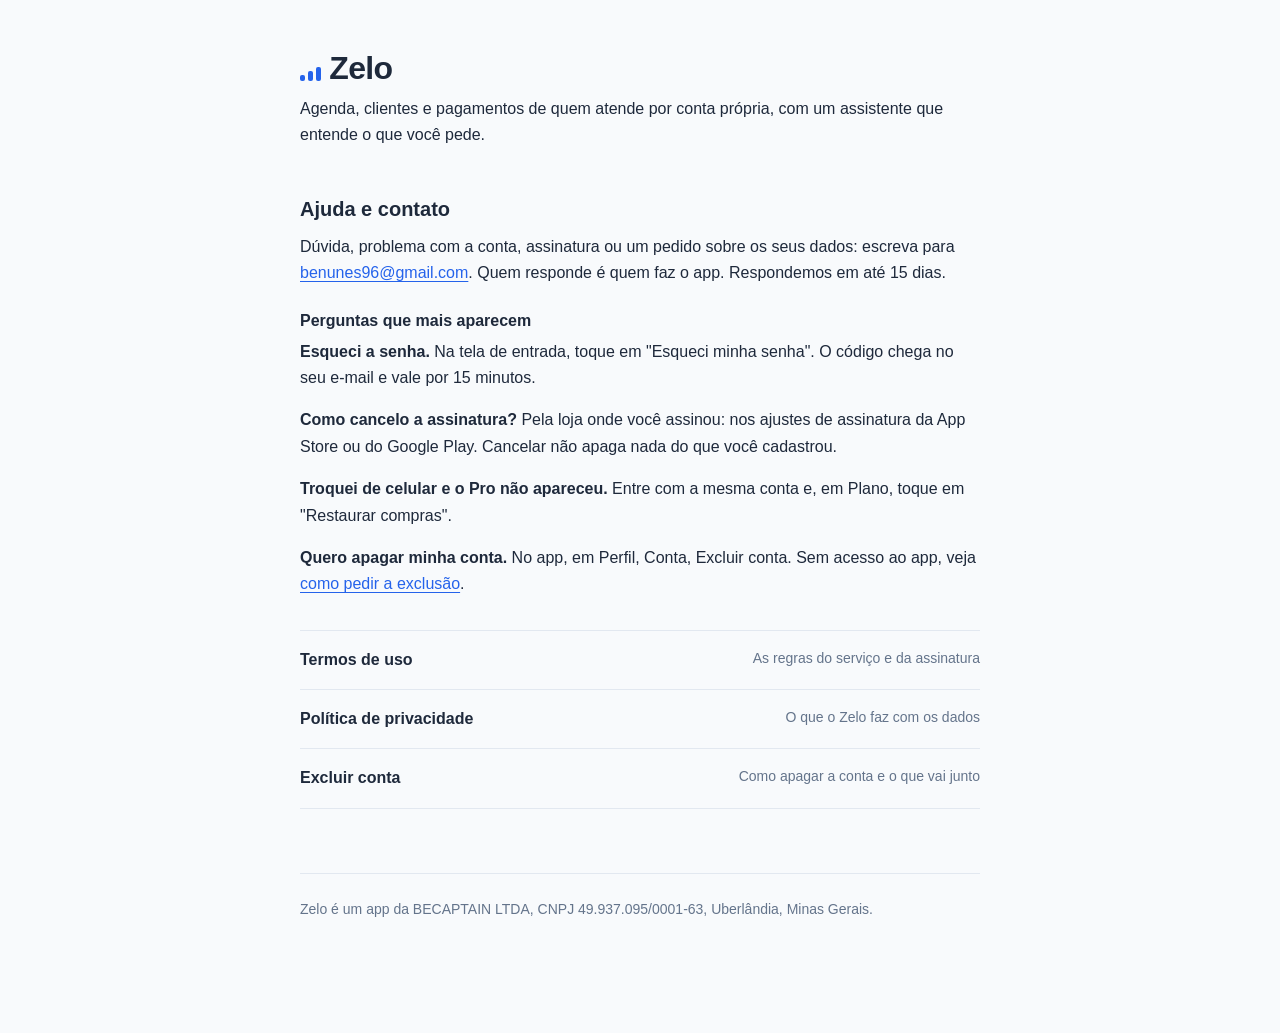
<file: index.html>
<!doctype html>
<html lang="pt-BR">
<head>
<meta charset="utf-8">
<meta name="viewport" content="width=device-width, initial-scale=1">
<title>Zelo: ajuda e contato</title>
<meta name="description" content="Agenda, clientes e pagamentos de quem atende por conta própria. Ajuda, contato, termos e privacidade do Zelo.">
<link rel="icon" href="data:image/svg+xml,%3Csvg xmlns='http://www.w3.org/2000/svg' viewBox='0 0 32 32'%3E%3Crect x='6' y='17' width='5' height='9' rx='2' fill='%232563EB'/%3E%3Crect x='13.5' y='12' width='5' height='14' rx='2' fill='%232563EB'/%3E%3Crect x='21' y='7' width='5' height='19' rx='2' fill='%232563EB'/%3E%3C/svg%3E">
<link rel="stylesheet" href="style.css">
</head>
<body>
<main>

<h1><span class="marca" aria-hidden="true"><i></i><i></i><i></i></span> Zelo</h1>
<p>Agenda, clientes e pagamentos de quem atende por conta própria, com um assistente que entende o que você pede.</p>

<h2>Ajuda e contato</h2>
<p>Dúvida, problema com a conta, assinatura ou um pedido sobre os seus dados: escreva para <a href="mailto:benunes96@gmail.com?subject=Zelo">benunes96@gmail.com</a>. Quem responde é quem faz o app. Respondemos em até 15 dias.</p>

<h3>Perguntas que mais aparecem</h3>
<p><strong>Esqueci a senha.</strong> Na tela de entrada, toque em "Esqueci minha senha". O código chega no seu e-mail e vale por 15 minutos.</p>
<p><strong>Como cancelo a assinatura?</strong> Pela loja onde você assinou: nos ajustes de assinatura da App Store ou do Google Play. Cancelar não apaga nada do que você cadastrou.</p>
<p><strong>Troquei de celular e o Pro não apareceu.</strong> Entre com a mesma conta e, em Plano, toque em "Restaurar compras".</p>
<p><strong>Quero apagar minha conta.</strong> No app, em Perfil, Conta, Excluir conta. Sem acesso ao app, veja <a href="excluir-conta/">como pedir a exclusão</a>.</p>

<ul class="links">
<li><a href="termos/"><strong>Termos de uso</strong><span>As regras do serviço e da assinatura</span></a></li>
<li><a href="privacidade/"><strong>Política de privacidade</strong><span>O que o Zelo faz com os dados</span></a></li>
<li><a href="excluir-conta/"><strong>Excluir conta</strong><span>Como apagar a conta e o que vai junto</span></a></li>
</ul>

</main>
<footer>
<p>Zelo é um app da BECAPTAIN LTDA, CNPJ 49.937.095/0001-63, Uberlândia, Minas Gerais.</p>
</footer>
</body>
</html>
</file>
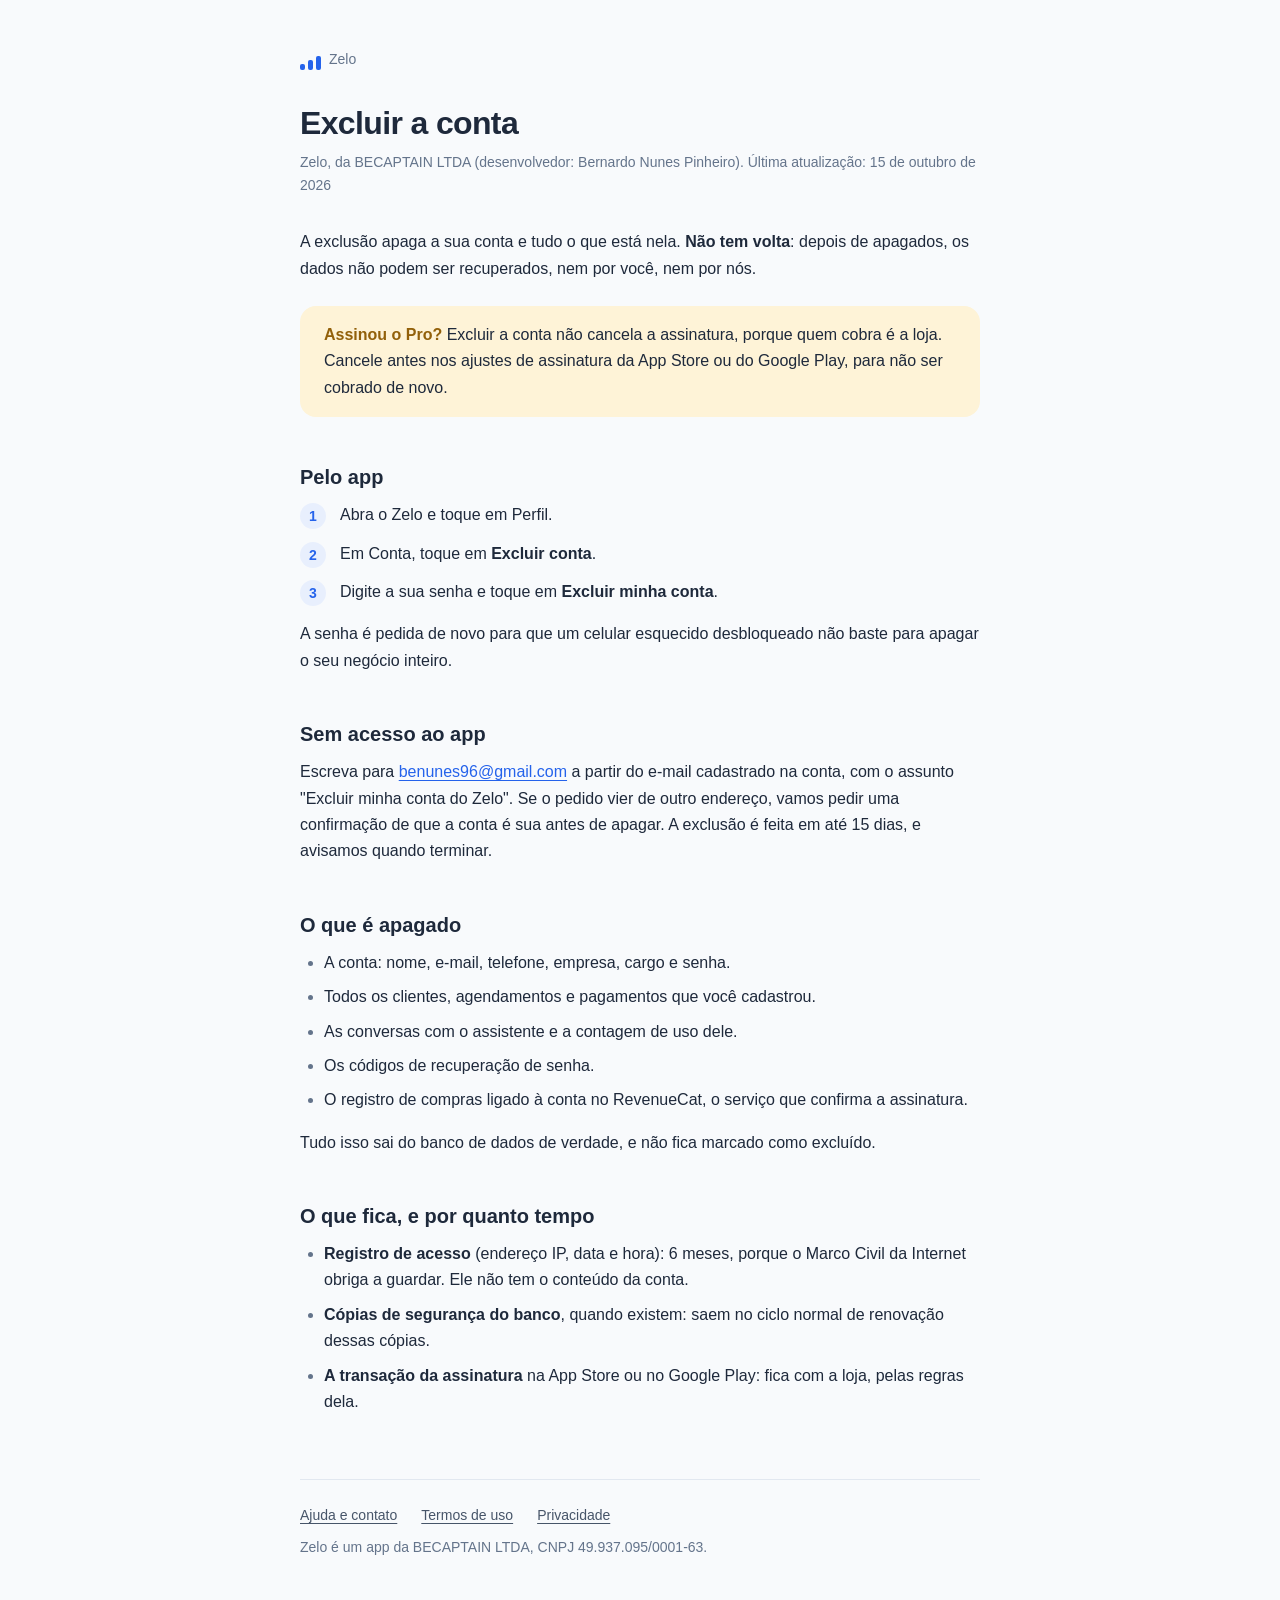
<file: excluir-conta/index.html>
<!doctype html>
<html lang="pt-BR">
<head>
<meta charset="utf-8">
<meta name="viewport" content="width=device-width, initial-scale=1">
<title>Excluir a conta do Zelo</title>
<meta name="description" content="Como apagar a sua conta do Zelo, pelo app ou por e-mail, e o que vai junto.">
<link rel="icon" href="data:image/svg+xml,%3Csvg xmlns='http://www.w3.org/2000/svg' viewBox='0 0 32 32'%3E%3Crect x='6' y='17' width='5' height='9' rx='2' fill='%232563EB'/%3E%3Crect x='13.5' y='12' width='5' height='14' rx='2' fill='%232563EB'/%3E%3Crect x='21' y='7' width='5' height='19' rx='2' fill='%232563EB'/%3E%3C/svg%3E">
<link rel="stylesheet" href="../style.css">
</head>
<body>
<main>

<a class="voltar" href="../"><span class="marca" aria-hidden="true"><i></i><i></i><i></i></span> Zelo</a>

<h1>Excluir a conta</h1>
<p class="data">Zelo, da BECAPTAIN LTDA (desenvolvedor: Bernardo Nunes Pinheiro). Última atualização: 15 de outubro de 2026</p>

<p>A exclusão apaga a sua conta e tudo o que está nela. <strong>Não tem volta</strong>: depois de apagados, os dados não podem ser recuperados, nem por você, nem por nós.</p>

<div class="atencao">
<p><strong>Assinou o Pro?</strong> Excluir a conta não cancela a assinatura, porque quem cobra é a loja. Cancele antes nos ajustes de assinatura da App Store ou do Google Play, para não ser cobrado de novo.</p>
</div>

<h2>Pelo app</h2>
<ol class="passos">
<li>Abra o Zelo e toque em Perfil.</li>
<li>Em Conta, toque em <strong>Excluir conta</strong>.</li>
<li>Digite a sua senha e toque em <strong>Excluir minha conta</strong>.</li>
</ol>
<p>A senha é pedida de novo para que um celular esquecido desbloqueado não baste para apagar o seu negócio inteiro.</p>

<h2>Sem acesso ao app</h2>
<p>Escreva para <a href="mailto:benunes96@gmail.com?subject=Excluir%20minha%20conta%20do%20Zelo">benunes96@gmail.com</a> a partir do e-mail cadastrado na conta, com o assunto "Excluir minha conta do Zelo". Se o pedido vier de outro endereço, vamos pedir uma confirmação de que a conta é sua antes de apagar. A exclusão é feita em até 15 dias, e avisamos quando terminar.</p>

<h2>O que é apagado</h2>
<ul>
<li>A conta: nome, e-mail, telefone, empresa, cargo e senha.</li>
<li>Todos os clientes, agendamentos e pagamentos que você cadastrou.</li>
<li>As conversas com o assistente e a contagem de uso dele.</li>
<li>Os códigos de recuperação de senha.</li>
<li>O registro de compras ligado à conta no RevenueCat, o serviço que confirma a assinatura.</li>
</ul>
<p>Tudo isso sai do banco de dados de verdade, e não fica marcado como excluído.</p>

<h2>O que fica, e por quanto tempo</h2>
<ul>
<li><strong>Registro de acesso</strong> (endereço IP, data e hora): 6 meses, porque o Marco Civil da Internet obriga a guardar. Ele não tem o conteúdo da conta.</li>
<li><strong>Cópias de segurança do banco</strong>, quando existem: saem no ciclo normal de renovação dessas cópias.</li>
<li><strong>A transação da assinatura</strong> na App Store ou no Google Play: fica com a loja, pelas regras dela.</li>
</ul>

</main>
<footer>
<nav><a href="../">Ajuda e contato</a><a href="../termos/">Termos de uso</a><a href="../privacidade/">Privacidade</a></nav>
<p>Zelo é um app da BECAPTAIN LTDA, CNPJ 49.937.095/0001-63.</p>
</footer>
</body>
</html>
</file>
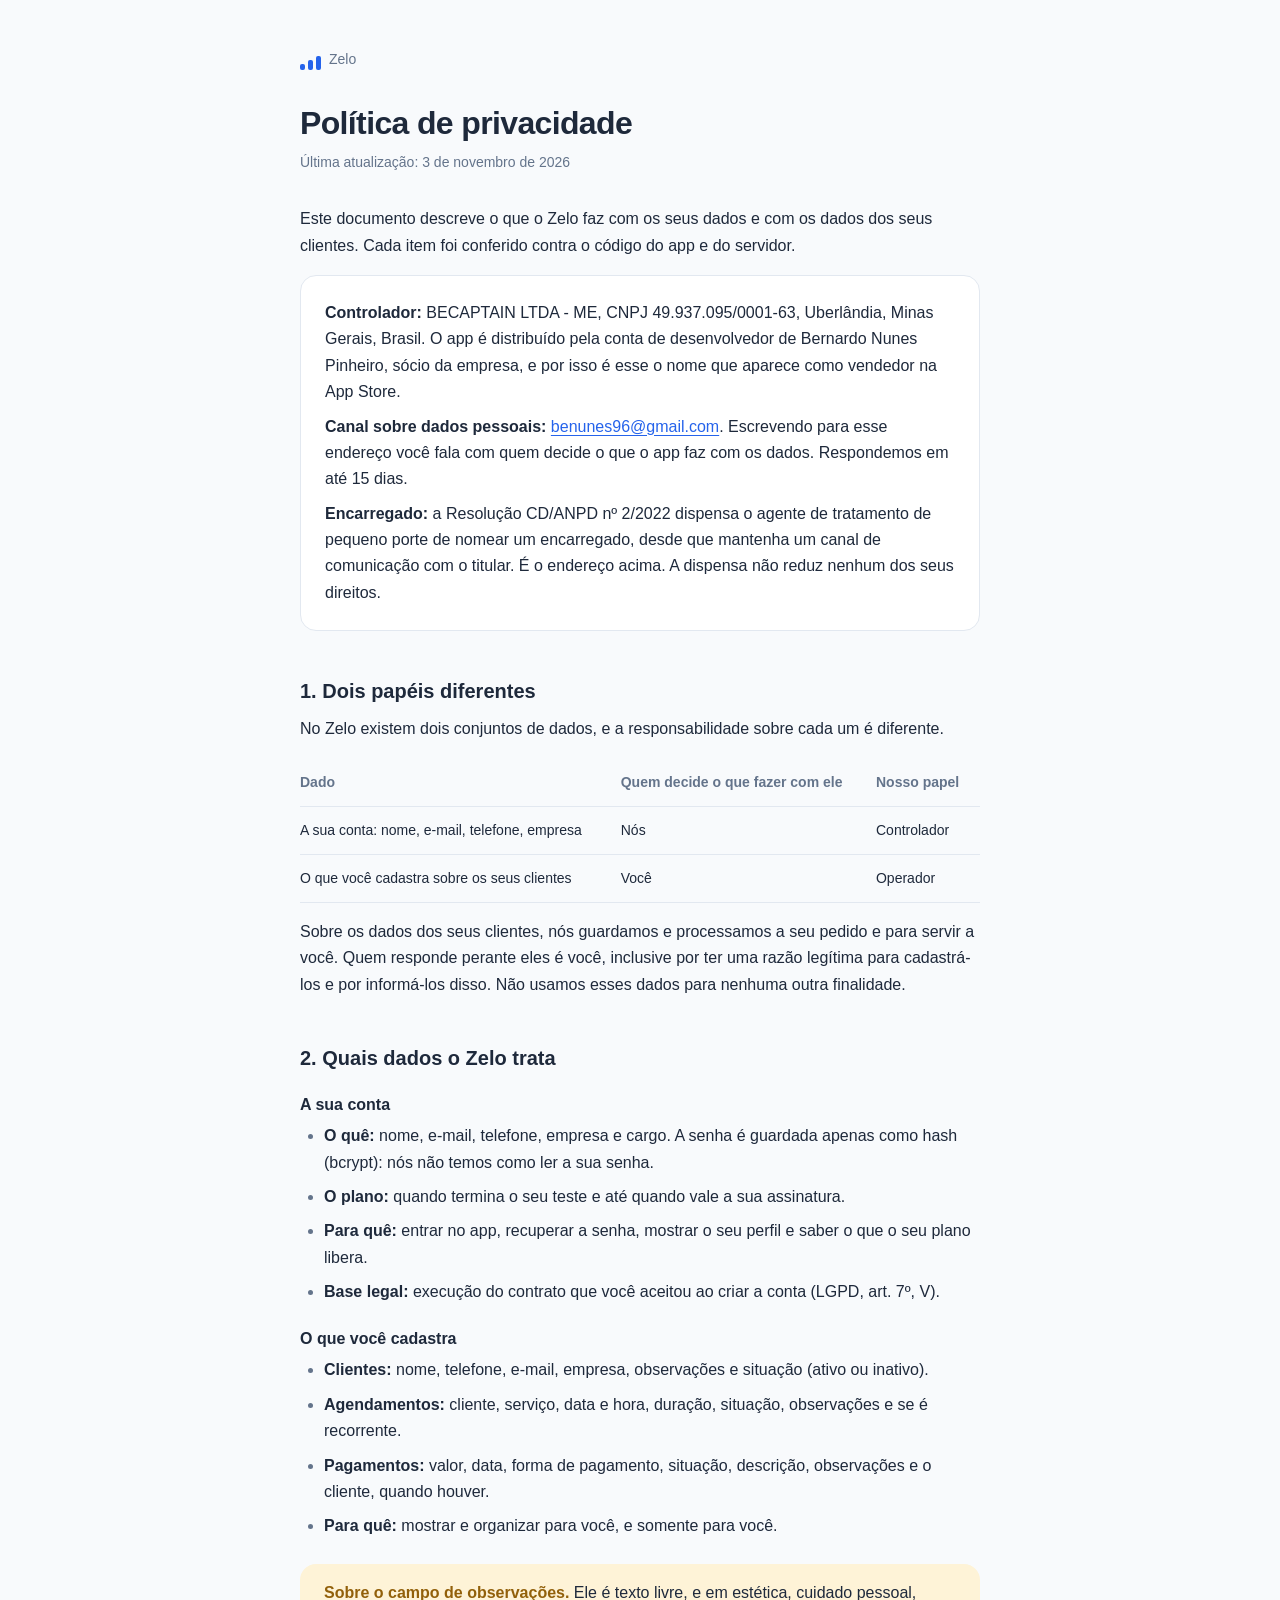
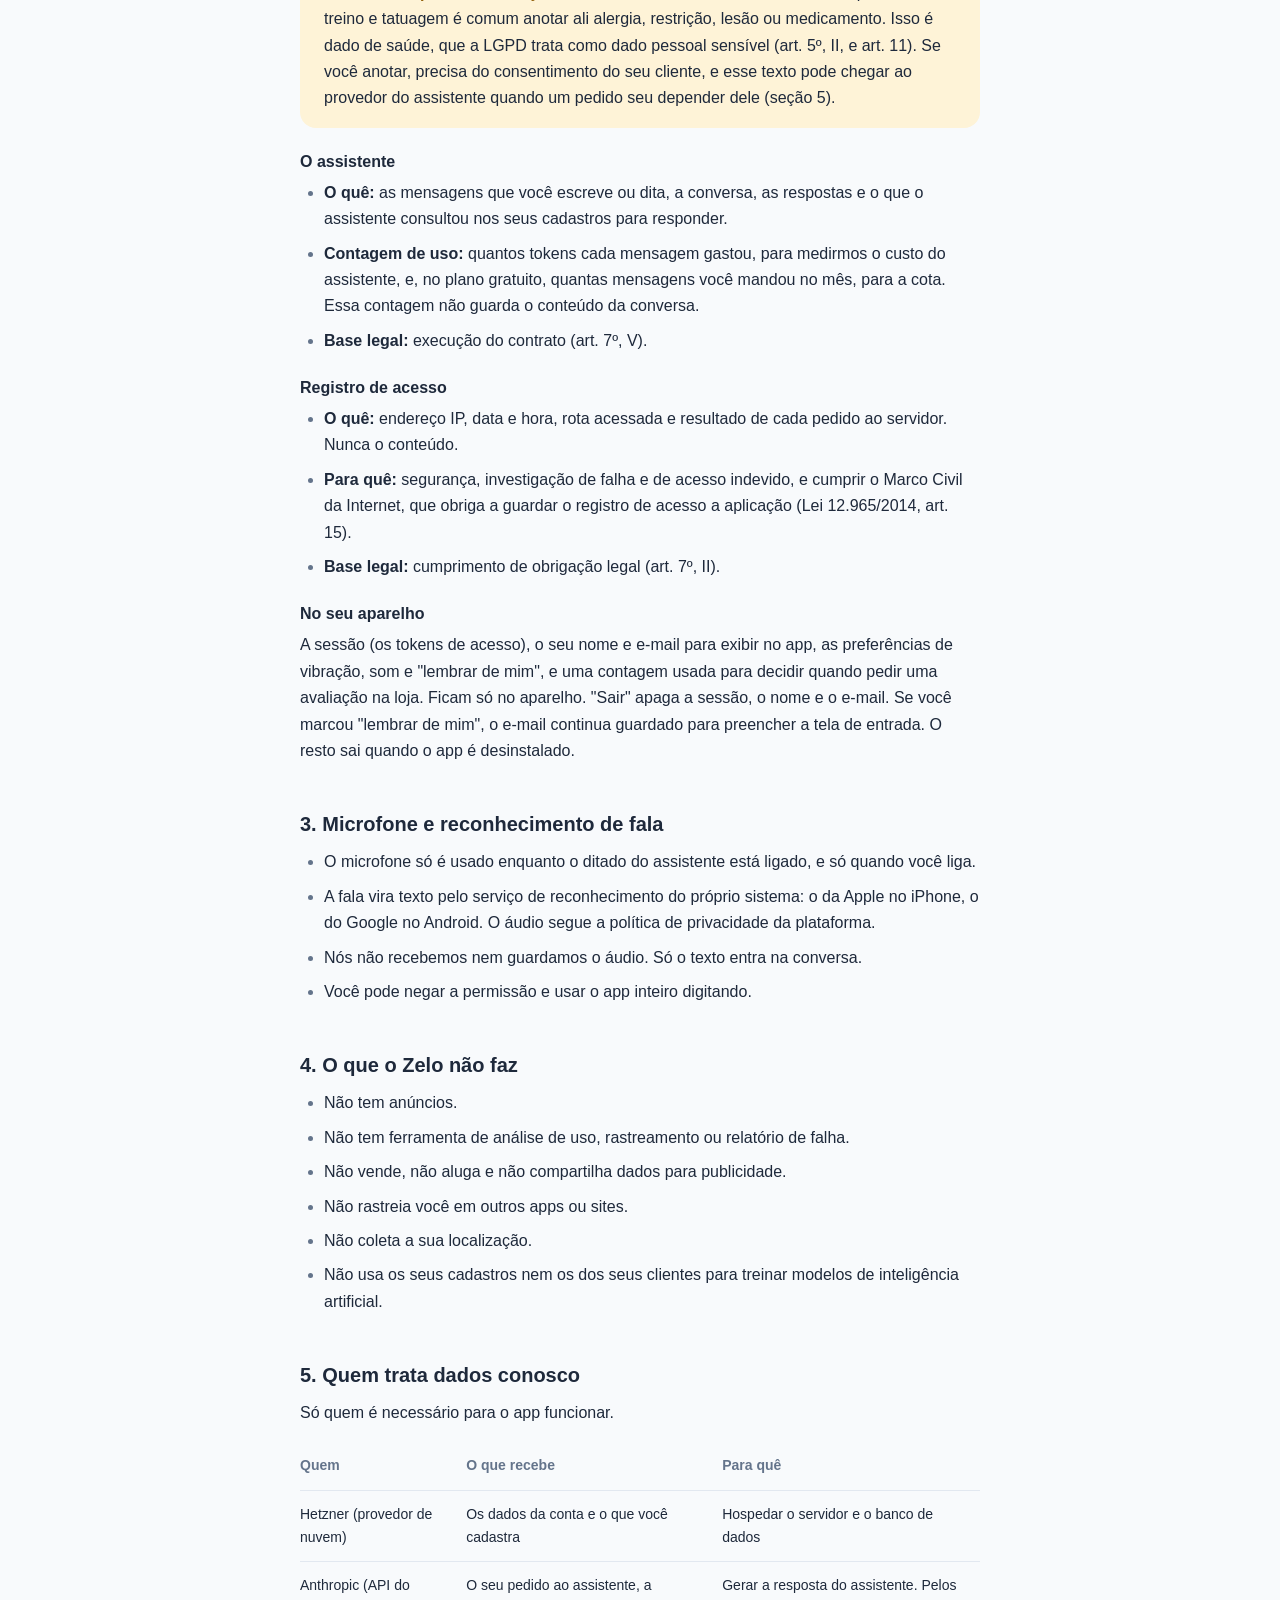
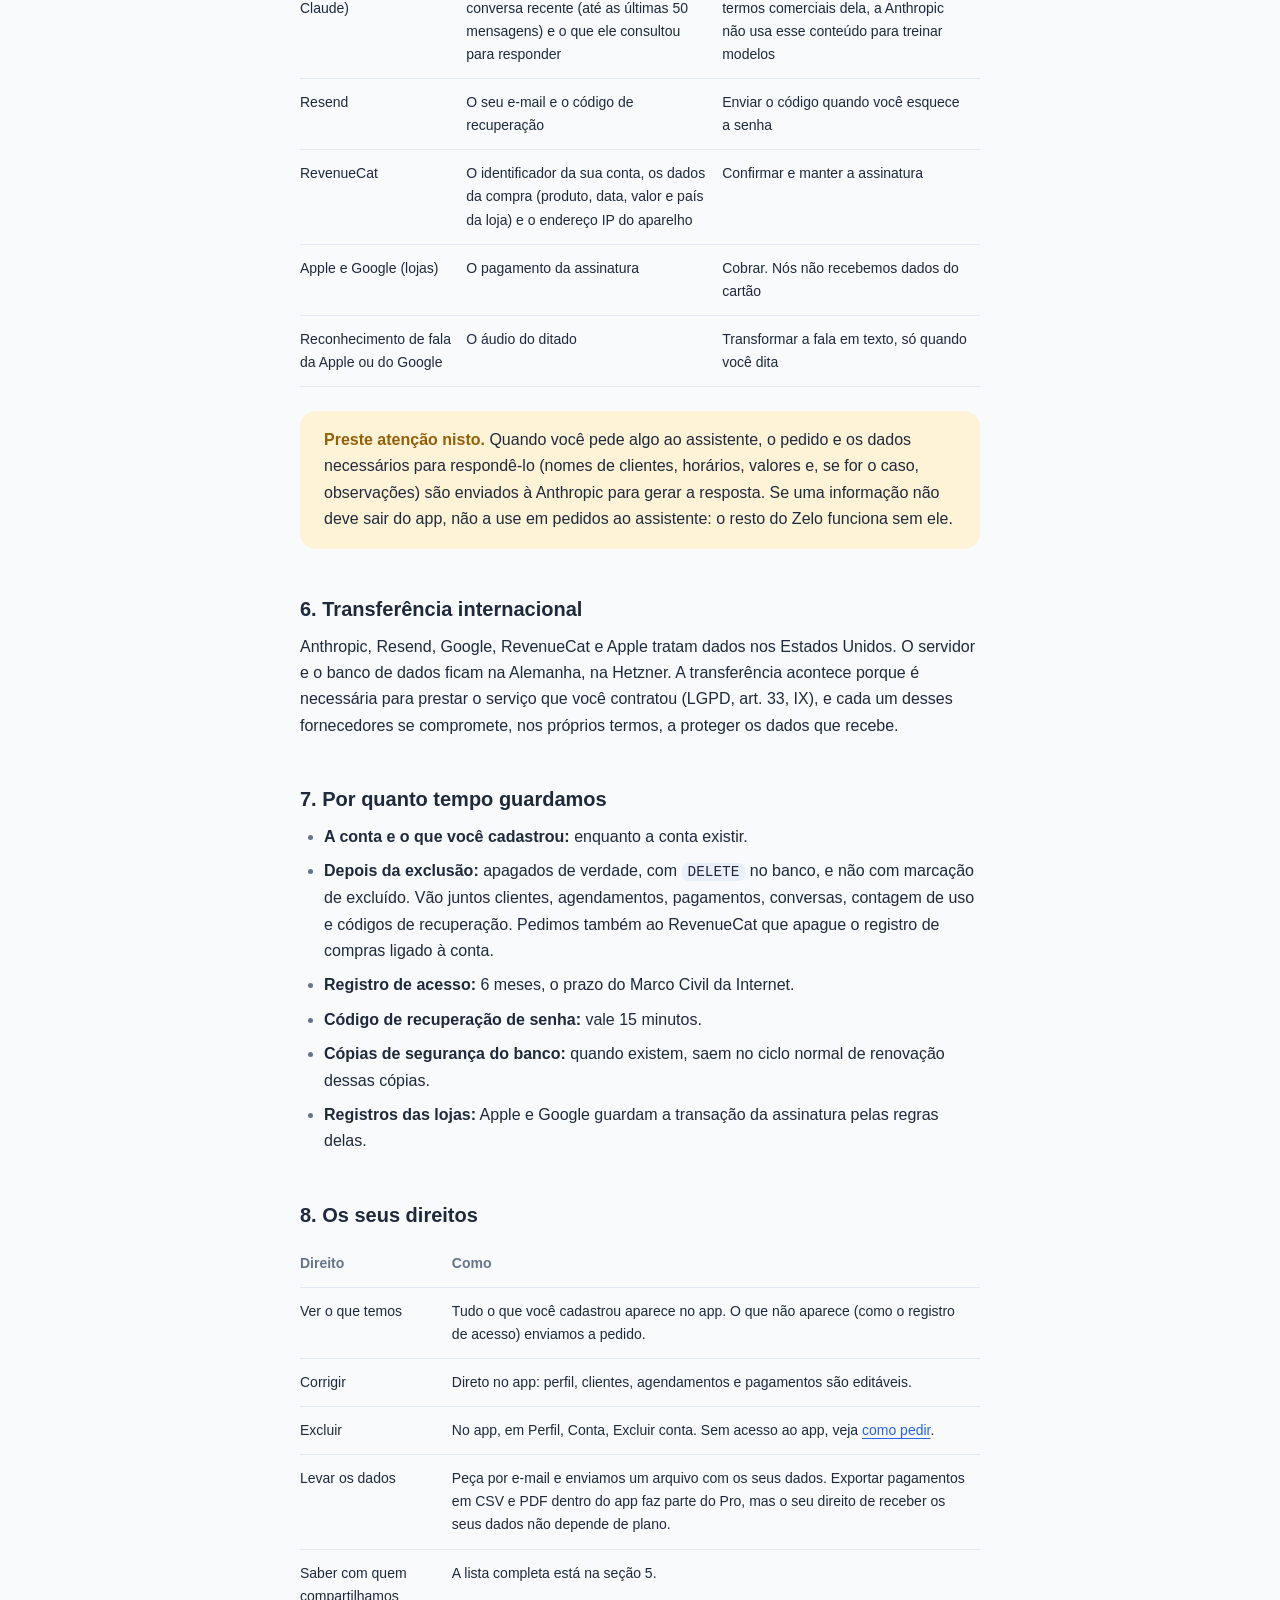
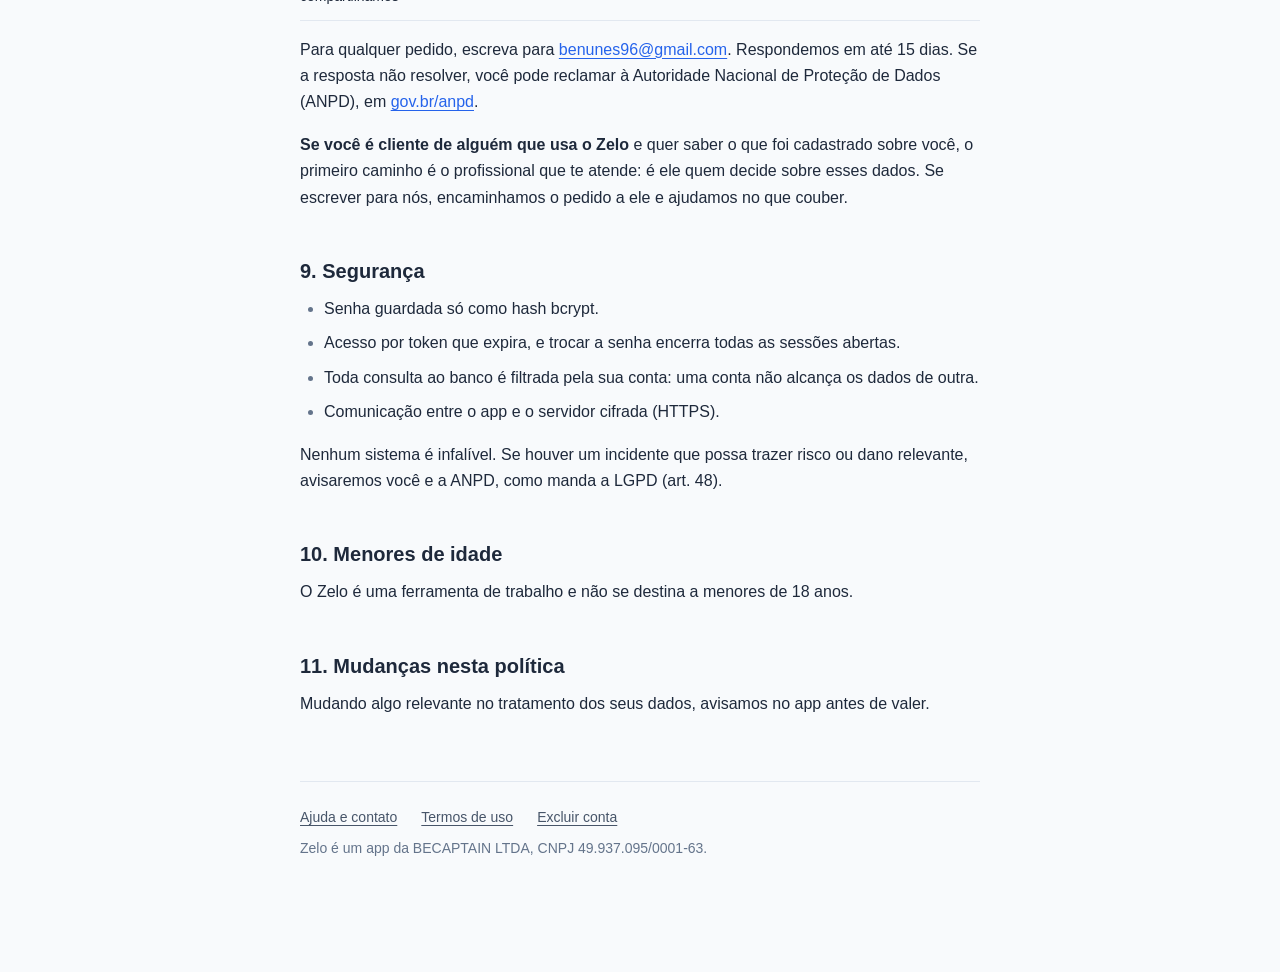
<file: privacidade/index.html>
<!doctype html>
<html lang="pt-BR">
<head>
<meta charset="utf-8">
<meta name="viewport" content="width=device-width, initial-scale=1">
<title>Política de privacidade do Zelo</title>
<meta name="description" content="O que o Zelo faz com os seus dados e com os dados dos seus clientes, com quem compartilha e como você apaga tudo.">
<link rel="icon" href="data:image/svg+xml,%3Csvg xmlns='http://www.w3.org/2000/svg' viewBox='0 0 32 32'%3E%3Crect x='6' y='17' width='5' height='9' rx='2' fill='%232563EB'/%3E%3Crect x='13.5' y='12' width='5' height='14' rx='2' fill='%232563EB'/%3E%3Crect x='21' y='7' width='5' height='19' rx='2' fill='%232563EB'/%3E%3C/svg%3E">
<link rel="stylesheet" href="../style.css">
</head>
<body>
<main>

<a class="voltar" href="../"><span class="marca" aria-hidden="true"><i></i><i></i><i></i></span> Zelo</a>

<h1>Política de privacidade</h1>
<p class="data">Última atualização: 3 de novembro de 2026</p>

<p>Este documento descreve o que o Zelo faz com os seus dados e com os dados dos seus clientes. Cada item foi conferido contra o código do app e do servidor.</p>

<div class="ficha">
<p><strong>Controlador:</strong> BECAPTAIN LTDA - ME, CNPJ 49.937.095/0001-63, Uberlândia, Minas Gerais, Brasil. O app é distribuído pela conta de desenvolvedor de Bernardo Nunes Pinheiro, sócio da empresa, e por isso é esse o nome que aparece como vendedor na App Store.</p>
<p><strong>Canal sobre dados pessoais:</strong> <a href="mailto:benunes96@gmail.com?subject=Zelo%3A%20dados%20pessoais">benunes96@gmail.com</a>. Escrevendo para esse endereço você fala com quem decide o que o app faz com os dados. Respondemos em até 15 dias.</p>
<p><strong>Encarregado:</strong> a Resolução CD/ANPD nº 2/2022 dispensa o agente de tratamento de pequeno porte de nomear um encarregado, desde que mantenha um canal de comunicação com o titular. É o endereço acima. A dispensa não reduz nenhum dos seus direitos.</p>
</div>

<h2>1. Dois papéis diferentes</h2>
<p>No Zelo existem dois conjuntos de dados, e a responsabilidade sobre cada um é diferente.</p>
<div class="tabela"><table>
<thead><tr><th>Dado</th><th>Quem decide o que fazer com ele</th><th>Nosso papel</th></tr></thead>
<tbody>
<tr><td>A sua conta: nome, e-mail, telefone, empresa</td><td>Nós</td><td>Controlador</td></tr>
<tr><td>O que você cadastra sobre os seus clientes</td><td>Você</td><td>Operador</td></tr>
</tbody></table></div>
<p>Sobre os dados dos seus clientes, nós guardamos e processamos a seu pedido e para servir a você. Quem responde perante eles é você, inclusive por ter uma razão legítima para cadastrá-los e por informá-los disso. Não usamos esses dados para nenhuma outra finalidade.</p>

<h2>2. Quais dados o Zelo trata</h2>

<h3>A sua conta</h3>
<ul>
<li><strong>O quê:</strong> nome, e-mail, telefone, empresa e cargo. A senha é guardada apenas como hash (bcrypt): nós não temos como ler a sua senha.</li>
<li><strong>O plano:</strong> quando termina o seu teste e até quando vale a sua assinatura.</li>
<li><strong>Para quê:</strong> entrar no app, recuperar a senha, mostrar o seu perfil e saber o que o seu plano libera.</li>
<li><strong>Base legal:</strong> execução do contrato que você aceitou ao criar a conta (LGPD, art. 7º, V).</li>
</ul>

<h3>O que você cadastra</h3>
<ul>
<li><strong>Clientes:</strong> nome, telefone, e-mail, empresa, observações e situação (ativo ou inativo).</li>
<li><strong>Agendamentos:</strong> cliente, serviço, data e hora, duração, situação, observações e se é recorrente.</li>
<li><strong>Pagamentos:</strong> valor, data, forma de pagamento, situação, descrição, observações e o cliente, quando houver.</li>
<li><strong>Para quê:</strong> mostrar e organizar para você, e somente para você.</li>
</ul>
<div class="atencao">
<p><strong>Sobre o campo de observações.</strong> Ele é texto livre, e em estética, cuidado pessoal, treino e tatuagem é comum anotar ali alergia, restrição, lesão ou medicamento. Isso é dado de saúde, que a LGPD trata como dado pessoal sensível (art. 5º, II, e art. 11). Se você anotar, precisa do consentimento do seu cliente, e esse texto pode chegar ao provedor do assistente quando um pedido seu depender dele (seção 5).</p>
</div>

<h3 id="assistente-dados">O assistente</h3>
<ul>
<li><strong>O quê:</strong> as mensagens que você escreve ou dita, a conversa, as respostas e o que o assistente consultou nos seus cadastros para responder.</li>
<li><strong>Contagem de uso:</strong> quantos tokens cada mensagem gastou, para medirmos o custo do assistente, e, no plano gratuito, quantas mensagens você mandou no mês, para a cota. Essa contagem não guarda o conteúdo da conversa.</li>
<li><strong>Base legal:</strong> execução do contrato (art. 7º, V).</li>
</ul>

<h3>Registro de acesso</h3>
<ul>
<li><strong>O quê:</strong> endereço IP, data e hora, rota acessada e resultado de cada pedido ao servidor. Nunca o conteúdo.</li>
<li><strong>Para quê:</strong> segurança, investigação de falha e de acesso indevido, e cumprir o Marco Civil da Internet, que obriga a guardar o registro de acesso a aplicação (Lei 12.965/2014, art. 15).</li>
<li><strong>Base legal:</strong> cumprimento de obrigação legal (art. 7º, II).</li>
</ul>

<h3>No seu aparelho</h3>
<p>A sessão (os tokens de acesso), o seu nome e e-mail para exibir no app, as preferências de vibração, som e "lembrar de mim", e uma contagem usada para decidir quando pedir uma avaliação na loja. Ficam só no aparelho. "Sair" apaga a sessão, o nome e o e-mail. Se você marcou "lembrar de mim", o e-mail continua guardado para preencher a tela de entrada. O resto sai quando o app é desinstalado.</p>

<h2>3. Microfone e reconhecimento de fala</h2>
<ul>
<li>O microfone só é usado enquanto o ditado do assistente está ligado, e só quando você liga.</li>
<li>A fala vira texto pelo serviço de reconhecimento do próprio sistema: o da Apple no iPhone, o do Google no Android. O áudio segue a política de privacidade da plataforma.</li>
<li>Nós não recebemos nem guardamos o áudio. Só o texto entra na conversa.</li>
<li>Você pode negar a permissão e usar o app inteiro digitando.</li>
</ul>

<h2>4. O que o Zelo não faz</h2>
<ul>
<li>Não tem anúncios.</li>
<li>Não tem ferramenta de análise de uso, rastreamento ou relatório de falha.</li>
<li>Não vende, não aluga e não compartilha dados para publicidade.</li>
<li>Não rastreia você em outros apps ou sites.</li>
<li>Não coleta a sua localização.</li>
<li>Não usa os seus cadastros nem os dos seus clientes para treinar modelos de inteligência artificial.</li>
</ul>

<h2>5. Quem trata dados conosco</h2>
<p>Só quem é necessário para o app funcionar.</p>
<div class="tabela"><table>
<thead><tr><th>Quem</th><th>O que recebe</th><th>Para quê</th></tr></thead>
<tbody>
<tr><td>Hetzner (provedor de nuvem)</td><td>Os dados da conta e o que você cadastra</td><td>Hospedar o servidor e o banco de dados</td></tr>
<tr><td>Anthropic (API do Claude)</td><td>O seu pedido ao assistente, a conversa recente (até as últimas 50 mensagens) e o que ele consultou para responder</td><td>Gerar a resposta do assistente. Pelos termos comerciais dela, a Anthropic não usa esse conteúdo para treinar modelos</td></tr>
<tr><td>Resend</td><td>O seu e-mail e o código de recuperação</td><td>Enviar o código quando você esquece a senha</td></tr>
<tr><td>RevenueCat</td><td>O identificador da sua conta, os dados da compra (produto, data, valor e país da loja) e o endereço IP do aparelho</td><td>Confirmar e manter a assinatura</td></tr>
<tr><td>Apple e Google (lojas)</td><td>O pagamento da assinatura</td><td>Cobrar. Nós não recebemos dados do cartão</td></tr>
<tr><td>Reconhecimento de fala da Apple ou do Google</td><td>O áudio do ditado</td><td>Transformar a fala em texto, só quando você dita</td></tr>
</tbody></table></div>

<div class="atencao" id="assistente">
<p><strong>Preste atenção nisto.</strong> Quando você pede algo ao assistente, o pedido e os dados necessários para respondê-lo (nomes de clientes, horários, valores e, se for o caso, observações) são enviados à Anthropic para gerar a resposta. Se uma informação não deve sair do app, não a use em pedidos ao assistente: o resto do Zelo funciona sem ele.</p>
</div>

<h2>6. Transferência internacional</h2>
<p>Anthropic, Resend, Google, RevenueCat e Apple tratam dados nos Estados Unidos. O servidor e o banco de dados ficam na Alemanha, na Hetzner. A transferência acontece porque é necessária para prestar o serviço que você contratou (LGPD, art. 33, IX), e cada um desses fornecedores se compromete, nos próprios termos, a proteger os dados que recebe.</p>

<h2>7. Por quanto tempo guardamos</h2>
<ul>
<li><strong>A conta e o que você cadastrou:</strong> enquanto a conta existir.</li>
<li><strong>Depois da exclusão:</strong> apagados de verdade, com <code>DELETE</code> no banco, e não com marcação de excluído. Vão juntos clientes, agendamentos, pagamentos, conversas, contagem de uso e códigos de recuperação. Pedimos também ao RevenueCat que apague o registro de compras ligado à conta.</li>
<li><strong>Registro de acesso:</strong> 6 meses, o prazo do Marco Civil da Internet.</li>
<li><strong>Código de recuperação de senha:</strong> vale 15 minutos.</li>
<li><strong>Cópias de segurança do banco:</strong> quando existem, saem no ciclo normal de renovação dessas cópias.</li>
<li><strong>Registros das lojas:</strong> Apple e Google guardam a transação da assinatura pelas regras delas.</li>
</ul>

<h2>8. Os seus direitos</h2>
<div class="tabela"><table>
<thead><tr><th>Direito</th><th>Como</th></tr></thead>
<tbody>
<tr><td>Ver o que temos</td><td>Tudo o que você cadastrou aparece no app. O que não aparece (como o registro de acesso) enviamos a pedido.</td></tr>
<tr><td>Corrigir</td><td>Direto no app: perfil, clientes, agendamentos e pagamentos são editáveis.</td></tr>
<tr><td>Excluir</td><td>No app, em Perfil, Conta, Excluir conta. Sem acesso ao app, veja <a href="../excluir-conta/">como pedir</a>.</td></tr>
<tr><td>Levar os dados</td><td>Peça por e-mail e enviamos um arquivo com os seus dados. Exportar pagamentos em CSV e PDF dentro do app faz parte do Pro, mas o seu direito de receber os seus dados não depende de plano.</td></tr>
<tr><td>Saber com quem compartilhamos</td><td>A lista completa está na seção 5.</td></tr>
</tbody></table></div>
<p>Para qualquer pedido, escreva para <a href="mailto:benunes96@gmail.com?subject=Zelo%3A%20dados%20pessoais">benunes96@gmail.com</a>. Respondemos em até 15 dias. Se a resposta não resolver, você pode reclamar à Autoridade Nacional de Proteção de Dados (ANPD), em <a href="https://www.gov.br/anpd">gov.br/anpd</a>.</p>
<p><strong>Se você é cliente de alguém que usa o Zelo</strong> e quer saber o que foi cadastrado sobre você, o primeiro caminho é o profissional que te atende: é ele quem decide sobre esses dados. Se escrever para nós, encaminhamos o pedido a ele e ajudamos no que couber.</p>

<h2>9. Segurança</h2>
<ul>
<li>Senha guardada só como hash bcrypt.</li>
<li>Acesso por token que expira, e trocar a senha encerra todas as sessões abertas.</li>
<li>Toda consulta ao banco é filtrada pela sua conta: uma conta não alcança os dados de outra.</li>
<li>Comunicação entre o app e o servidor cifrada (HTTPS).</li>
</ul>
<p>Nenhum sistema é infalível. Se houver um incidente que possa trazer risco ou dano relevante, avisaremos você e a ANPD, como manda a LGPD (art. 48).</p>

<h2>10. Menores de idade</h2>
<p>O Zelo é uma ferramenta de trabalho e não se destina a menores de 18 anos.</p>

<h2>11. Mudanças nesta política</h2>
<p>Mudando algo relevante no tratamento dos seus dados, avisamos no app antes de valer.</p>

</main>
<footer>
<nav><a href="../">Ajuda e contato</a><a href="../termos/">Termos de uso</a><a href="../excluir-conta/">Excluir conta</a></nav>
<p>Zelo é um app da BECAPTAIN LTDA, CNPJ 49.937.095/0001-63.</p>
</footer>
</body>
</html>
</file>
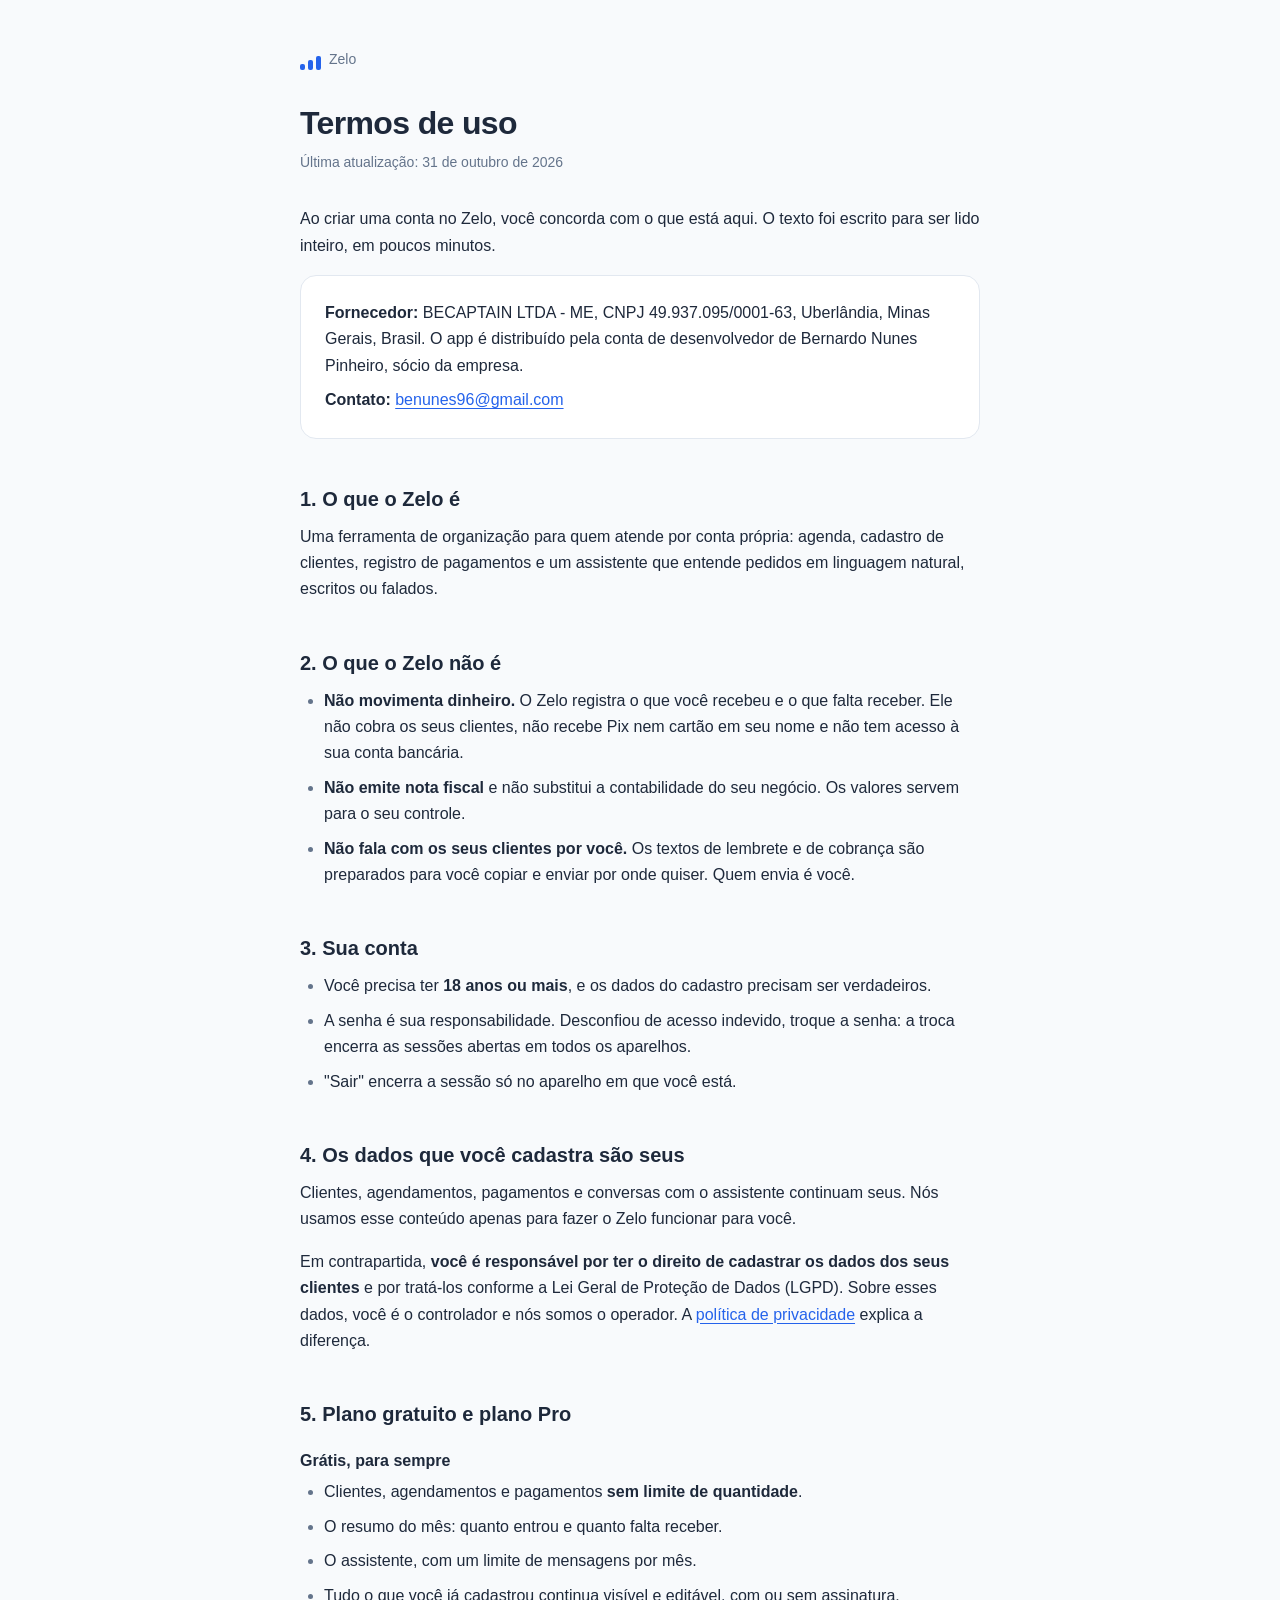
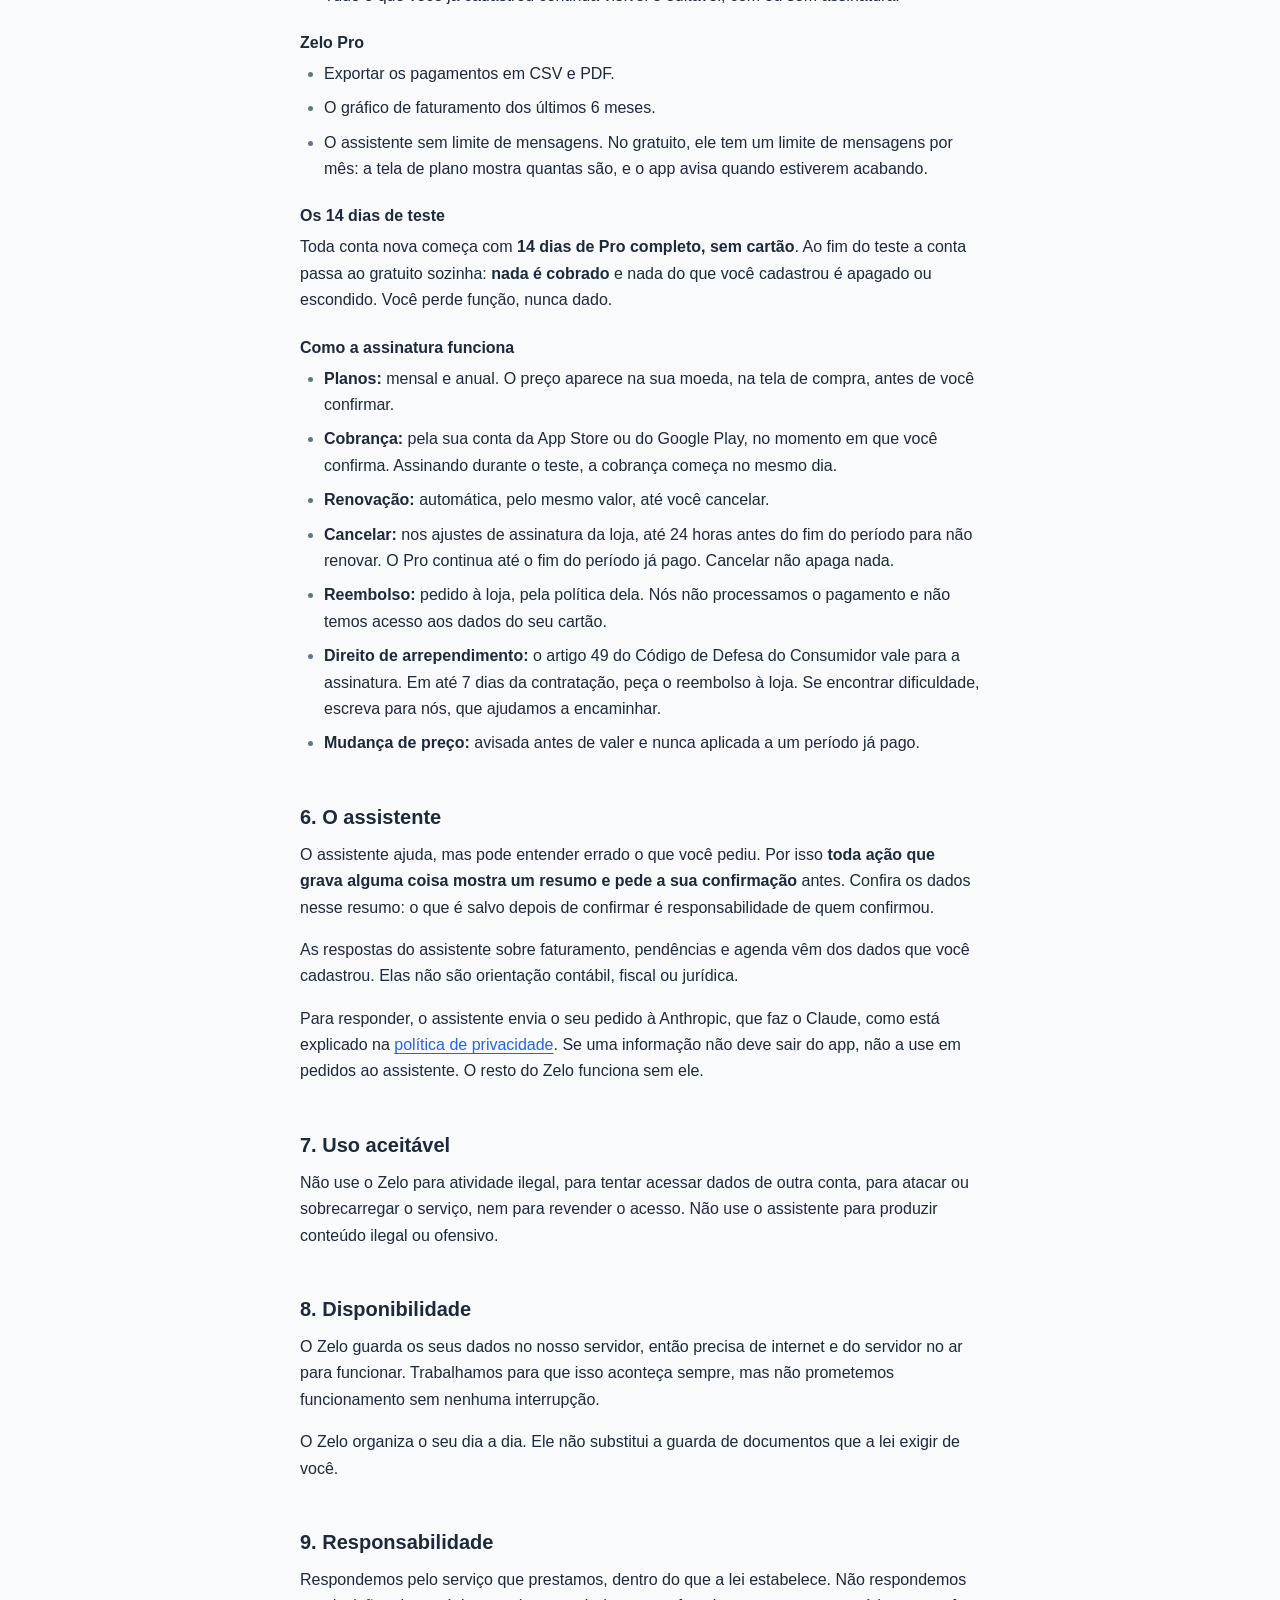
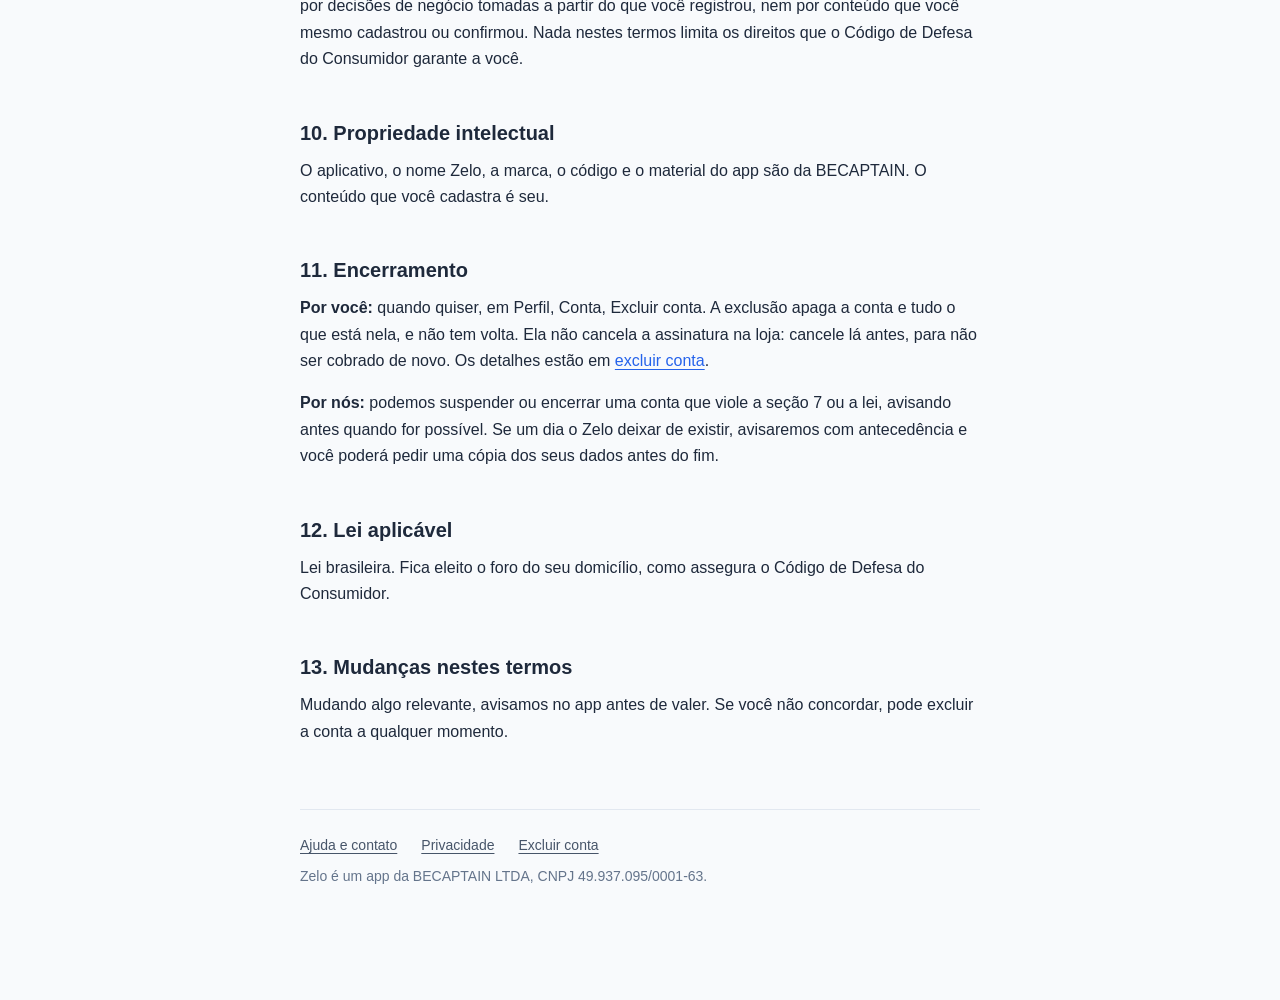
<file: termos/index.html>
<!doctype html>
<html lang="pt-BR">
<head>
<meta charset="utf-8">
<meta name="viewport" content="width=device-width, initial-scale=1">
<title>Termos de uso do Zelo</title>
<meta name="description" content="As regras do Zelo: o que ele é, o que não é, a assinatura, o assistente e os seus dados.">
<link rel="icon" href="data:image/svg+xml,%3Csvg xmlns='http://www.w3.org/2000/svg' viewBox='0 0 32 32'%3E%3Crect x='6' y='17' width='5' height='9' rx='2' fill='%232563EB'/%3E%3Crect x='13.5' y='12' width='5' height='14' rx='2' fill='%232563EB'/%3E%3Crect x='21' y='7' width='5' height='19' rx='2' fill='%232563EB'/%3E%3C/svg%3E">
<link rel="stylesheet" href="../style.css">
</head>
<body>
<main>

<a class="voltar" href="../"><span class="marca" aria-hidden="true"><i></i><i></i><i></i></span> Zelo</a>

<h1>Termos de uso</h1>
<p class="data">Última atualização: 31 de outubro de 2026</p>

<p>Ao criar uma conta no Zelo, você concorda com o que está aqui. O texto foi escrito para ser lido inteiro, em poucos minutos.</p>

<div class="ficha">
<p><strong>Fornecedor:</strong> BECAPTAIN LTDA - ME, CNPJ 49.937.095/0001-63, Uberlândia, Minas Gerais, Brasil. O app é distribuído pela conta de desenvolvedor de Bernardo Nunes Pinheiro, sócio da empresa.</p>
<p><strong>Contato:</strong> <a href="mailto:benunes96@gmail.com?subject=Zelo">benunes96@gmail.com</a></p>
</div>

<h2>1. O que o Zelo é</h2>
<p>Uma ferramenta de organização para quem atende por conta própria: agenda, cadastro de clientes, registro de pagamentos e um assistente que entende pedidos em linguagem natural, escritos ou falados.</p>

<h2>2. O que o Zelo não é</h2>
<ul>
<li><strong>Não movimenta dinheiro.</strong> O Zelo registra o que você recebeu e o que falta receber. Ele não cobra os seus clientes, não recebe Pix nem cartão em seu nome e não tem acesso à sua conta bancária.</li>
<li><strong>Não emite nota fiscal</strong> e não substitui a contabilidade do seu negócio. Os valores servem para o seu controle.</li>
<li><strong>Não fala com os seus clientes por você.</strong> Os textos de lembrete e de cobrança são preparados para você copiar e enviar por onde quiser. Quem envia é você.</li>
</ul>

<h2>3. Sua conta</h2>
<ul>
<li>Você precisa ter <strong>18 anos ou mais</strong>, e os dados do cadastro precisam ser verdadeiros.</li>
<li>A senha é sua responsabilidade. Desconfiou de acesso indevido, troque a senha: a troca encerra as sessões abertas em todos os aparelhos.</li>
<li>"Sair" encerra a sessão só no aparelho em que você está.</li>
</ul>

<h2>4. Os dados que você cadastra são seus</h2>
<p>Clientes, agendamentos, pagamentos e conversas com o assistente continuam seus. Nós usamos esse conteúdo apenas para fazer o Zelo funcionar para você.</p>
<p>Em contrapartida, <strong>você é responsável por ter o direito de cadastrar os dados dos seus clientes</strong> e por tratá-los conforme a Lei Geral de Proteção de Dados (LGPD). Sobre esses dados, você é o controlador e nós somos o operador. A <a href="../privacidade/">política de privacidade</a> explica a diferença.</p>

<h2>5. Plano gratuito e plano Pro</h2>
<h3>Grátis, para sempre</h3>
<ul>
<li>Clientes, agendamentos e pagamentos <strong>sem limite de quantidade</strong>.</li>
<li>O resumo do mês: quanto entrou e quanto falta receber.</li>
<li>O assistente, com um limite de mensagens por mês.</li>
<li>Tudo o que você já cadastrou continua visível e editável, com ou sem assinatura.</li>
</ul>
<h3>Zelo Pro</h3>
<ul>
<li>Exportar os pagamentos em CSV e PDF.</li>
<li>O gráfico de faturamento dos últimos 6 meses.</li>
<li>O assistente sem limite de mensagens. No gratuito, ele tem um limite de mensagens por mês: a tela de plano mostra quantas são, e o app avisa quando estiverem acabando.</li>
</ul>

<h3>Os 14 dias de teste</h3>
<p>Toda conta nova começa com <strong>14 dias de Pro completo, sem cartão</strong>. Ao fim do teste a conta passa ao gratuito sozinha: <strong>nada é cobrado</strong> e nada do que você cadastrou é apagado ou escondido. Você perde função, nunca dado.</p>

<h3>Como a assinatura funciona</h3>
<ul>
<li><strong>Planos:</strong> mensal e anual. O preço aparece na sua moeda, na tela de compra, antes de você confirmar.</li>
<li><strong>Cobrança:</strong> pela sua conta da App Store ou do Google Play, no momento em que você confirma. Assinando durante o teste, a cobrança começa no mesmo dia.</li>
<li><strong>Renovação:</strong> automática, pelo mesmo valor, até você cancelar.</li>
<li><strong>Cancelar:</strong> nos ajustes de assinatura da loja, até 24 horas antes do fim do período para não renovar. O Pro continua até o fim do período já pago. Cancelar não apaga nada.</li>
<li><strong>Reembolso:</strong> pedido à loja, pela política dela. Nós não processamos o pagamento e não temos acesso aos dados do seu cartão.</li>
<li><strong>Direito de arrependimento:</strong> o artigo 49 do Código de Defesa do Consumidor vale para a assinatura. Em até 7 dias da contratação, peça o reembolso à loja. Se encontrar dificuldade, escreva para nós, que ajudamos a encaminhar.</li>
<li><strong>Mudança de preço:</strong> avisada antes de valer e nunca aplicada a um período já pago.</li>
</ul>

<h2>6. O assistente</h2>
<p>O assistente ajuda, mas pode entender errado o que você pediu. Por isso <strong>toda ação que grava alguma coisa mostra um resumo e pede a sua confirmação</strong> antes. Confira os dados nesse resumo: o que é salvo depois de confirmar é responsabilidade de quem confirmou.</p>
<p>As respostas do assistente sobre faturamento, pendências e agenda vêm dos dados que você cadastrou. Elas não são orientação contábil, fiscal ou jurídica.</p>
<p>Para responder, o assistente envia o seu pedido à Anthropic, que faz o Claude, como está explicado na <a href="../privacidade/#assistente">política de privacidade</a>. Se uma informação não deve sair do app, não a use em pedidos ao assistente. O resto do Zelo funciona sem ele.</p>

<h2>7. Uso aceitável</h2>
<p>Não use o Zelo para atividade ilegal, para tentar acessar dados de outra conta, para atacar ou sobrecarregar o serviço, nem para revender o acesso. Não use o assistente para produzir conteúdo ilegal ou ofensivo.</p>

<h2>8. Disponibilidade</h2>
<p>O Zelo guarda os seus dados no nosso servidor, então precisa de internet e do servidor no ar para funcionar. Trabalhamos para que isso aconteça sempre, mas não prometemos funcionamento sem nenhuma interrupção.</p>
<p>O Zelo organiza o seu dia a dia. Ele não substitui a guarda de documentos que a lei exigir de você.</p>

<h2>9. Responsabilidade</h2>
<p>Respondemos pelo serviço que prestamos, dentro do que a lei estabelece. Não respondemos por decisões de negócio tomadas a partir do que você registrou, nem por conteúdo que você mesmo cadastrou ou confirmou. Nada nestes termos limita os direitos que o Código de Defesa do Consumidor garante a você.</p>

<h2>10. Propriedade intelectual</h2>
<p>O aplicativo, o nome Zelo, a marca, o código e o material do app são da BECAPTAIN. O conteúdo que você cadastra é seu.</p>

<h2>11. Encerramento</h2>
<p><strong>Por você:</strong> quando quiser, em Perfil, Conta, Excluir conta. A exclusão apaga a conta e tudo o que está nela, e não tem volta. Ela não cancela a assinatura na loja: cancele lá antes, para não ser cobrado de novo. Os detalhes estão em <a href="../excluir-conta/">excluir conta</a>.</p>
<p><strong>Por nós:</strong> podemos suspender ou encerrar uma conta que viole a seção 7 ou a lei, avisando antes quando for possível. Se um dia o Zelo deixar de existir, avisaremos com antecedência e você poderá pedir uma cópia dos seus dados antes do fim.</p>

<h2>12. Lei aplicável</h2>
<p>Lei brasileira. Fica eleito o foro do seu domicílio, como assegura o Código de Defesa do Consumidor.</p>

<h2>13. Mudanças nestes termos</h2>
<p>Mudando algo relevante, avisamos no app antes de valer. Se você não concordar, pode excluir a conta a qualquer momento.</p>

</main>
<footer>
<nav><a href="../">Ajuda e contato</a><a href="../privacidade/">Privacidade</a><a href="../excluir-conta/">Excluir conta</a></nav>
<p>Zelo é um app da BECAPTAIN LTDA, CNPJ 49.937.095/0001-63.</p>
</footer>
</body>
</html>
</file>
<file: style.css>
/* Zelo: termos, privacidade e suporte.
   Sem fonte, script ou imagem de terceiros: página de privacidade que
   entrega o seu endereço IP a outro serviço só para abrir seria contradição. */

:root {
  color-scheme: light dark;
  --marca: #2563EB;
  --marca-funda: #1D4ED8;
  --marca-suave: #E8EFFD;
  --fundo: #F8FAFC;
  --superficie: #FFFFFF;
  --texto: #1E293B;
  --texto-2: #475569;
  --texto-3: #64748B;
  --borda: #E2E8F0;
  --atencao: #92600A;
  --atencao-suave: #FEF3D7;
}

@media (prefers-color-scheme: dark) {
  :root {
    --marca: #7FA6F8;
    --marca-funda: #A9C3FA;
    --marca-suave: #17233D;
    --fundo: #0B1120;
    --superficie: #111A2E;
    --texto: #E6ECF5;
    --texto-2: #B4C0D3;
    --texto-3: #8592A8;
    --borda: #22304A;
    --atencao: #F2C46D;
    --atencao-suave: #2B2210;
  }
}

*, *::before, *::after { box-sizing: border-box; }

html { -webkit-text-size-adjust: 100%; }

body {
  margin: 0;
  padding: 48px 16px 96px;
  background: var(--fundo);
  color: var(--texto);
  font-family: -apple-system, BlinkMacSystemFont, "Segoe UI", Roboto, "Helvetica Neue", Arial, sans-serif;
  font-size: 16px;
  line-height: 1.65;
}

main { max-width: 680px; margin: 0 auto; }

a { color: var(--marca); text-underline-offset: 3px; }
a:hover { color: var(--marca-funda); }

.voltar {
  display: inline-flex;
  align-items: center;
  gap: 8px;
  margin-bottom: 32px;
  color: var(--texto-3);
  font-size: 14px;
  text-decoration: none;
}
.voltar:hover { color: var(--marca); }

.marca {
  display: inline-flex;
  align-items: flex-end;
  gap: 3px;
  height: 20px;
  vertical-align: middle;
}
.marca i {
  display: block;
  width: 5px;
  border-radius: 2px;
  background: var(--marca);
}
.marca i:nth-child(1) { height: 30%; }
.marca i:nth-child(2) { height: 48%; }
.marca i:nth-child(3) { height: 66%; }

h1, h2, h3 { line-height: 1.25; text-wrap: balance; }
h1 { font-size: 32px; letter-spacing: -0.02em; margin: 0 0 8px; }
h2 { font-size: 20px; margin: 48px 0 12px; }
h3 { font-size: 16px; margin: 24px 0 8px; }

p, ul, ol { margin: 0 0 16px; }
ul, ol { padding-left: 24px; }
li { margin-bottom: 8px; }
li::marker { color: var(--texto-3); }

.data { color: var(--texto-3); font-size: 14px; margin-bottom: 32px; }

.ficha {
  margin: 0 0 32px;
  padding: 16px 24px;
  border: 1px solid var(--borda);
  border-radius: 16px;
  background: var(--superficie);
}
.ficha p { margin: 8px 0; }

.atencao {
  margin: 24px 0;
  padding: 16px 24px;
  border-radius: 16px;
  background: var(--atencao-suave);
}
.atencao strong { color: var(--atencao); }
.atencao p:last-child { margin-bottom: 0; }

.tabela { overflow-x: auto; margin: 0 0 16px; }
table { width: 100%; border-collapse: collapse; font-size: 14px; }
th, td {
  padding: 12px 12px 12px 0;
  border-bottom: 1px solid var(--borda);
  text-align: left;
  vertical-align: top;
}
th { color: var(--texto-3); font-weight: 600; }

.passos { counter-reset: passo; list-style: none; padding: 0; }
.passos li {
  counter-increment: passo;
  position: relative;
  padding-left: 40px;
  margin-bottom: 12px;
}
.passos li::before {
  content: counter(passo);
  position: absolute;
  left: 0;
  top: 1px;
  width: 26px;
  height: 26px;
  border-radius: 50%;
  background: var(--marca-suave);
  color: var(--marca);
  font-size: 14px;
  font-weight: 600;
  text-align: center;
  line-height: 26px;
}

.links { list-style: none; padding: 0; margin: 32px 0; }
.links li { margin: 0; border-top: 1px solid var(--borda); }
.links li:last-child { border-bottom: 1px solid var(--borda); }
.links a {
  display: flex;
  justify-content: space-between;
  gap: 16px;
  padding: 16px 0;
  color: var(--texto);
  text-decoration: none;
}
.links a span { color: var(--texto-3); font-size: 14px; }
.links a:hover strong { color: var(--marca); }

footer {
  max-width: 680px;
  margin: 64px auto 0;
  padding-top: 24px;
  border-top: 1px solid var(--borda);
  color: var(--texto-3);
  font-size: 14px;
}
footer nav { display: flex; flex-wrap: wrap; gap: 8px 24px; margin-bottom: 8px; }
footer a { color: var(--texto-2); }

code {
  font-family: ui-monospace, SFMono-Regular, Menlo, monospace;
  font-size: 0.9em;
  padding: 1px 6px;
  border-radius: 6px;
  background: var(--marca-suave);
}
</file>
